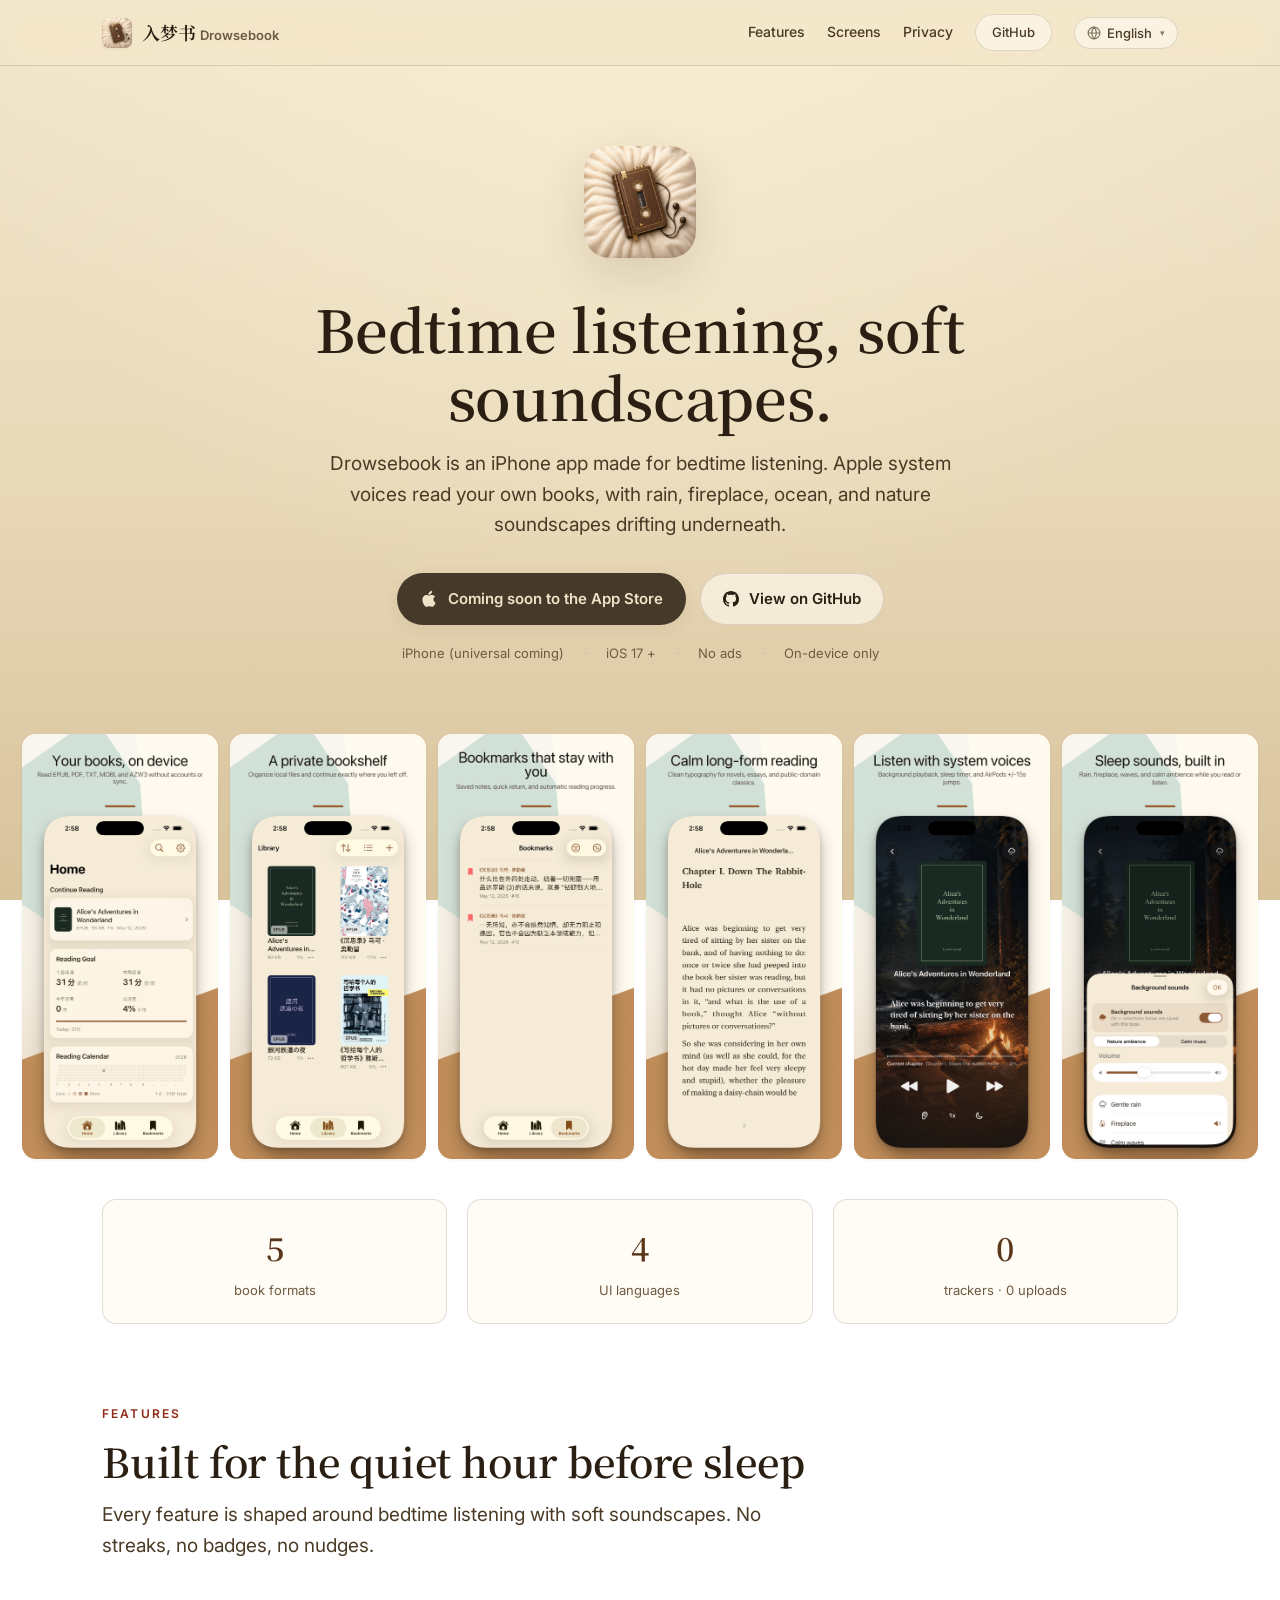
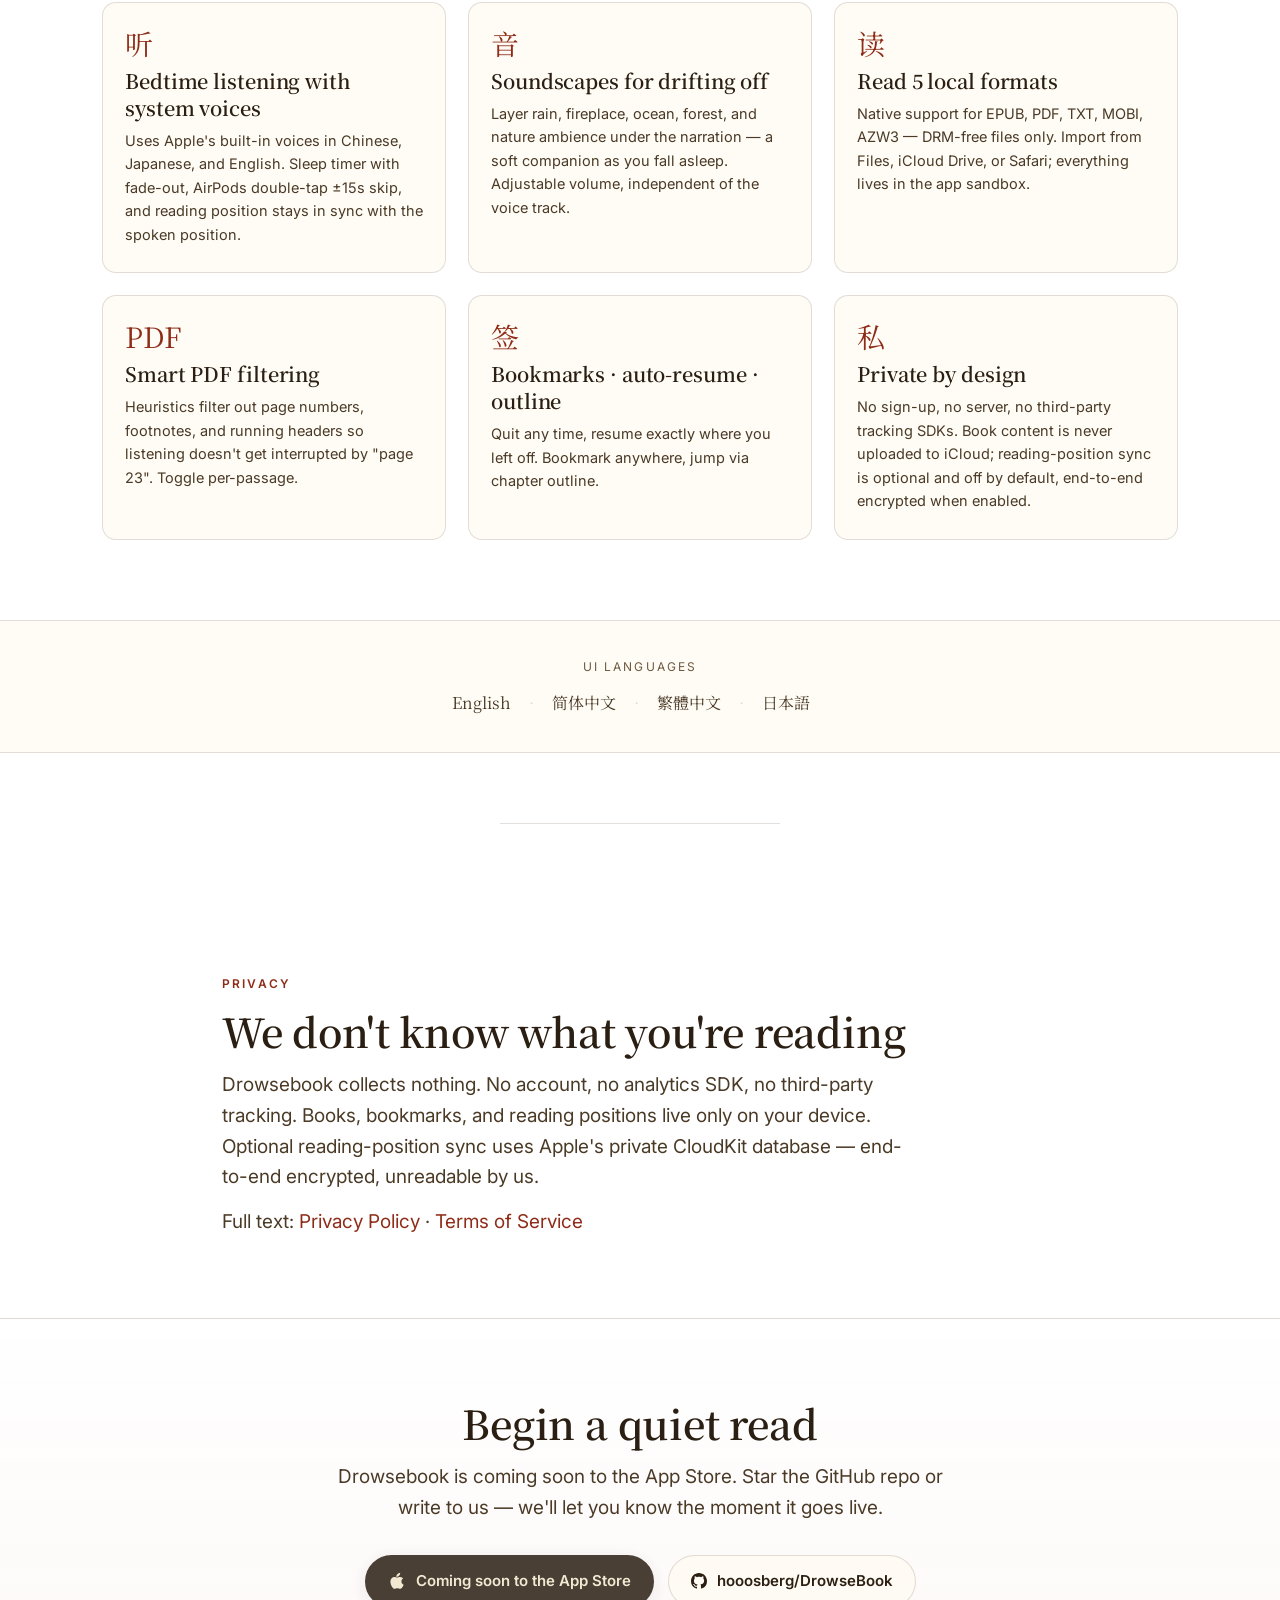
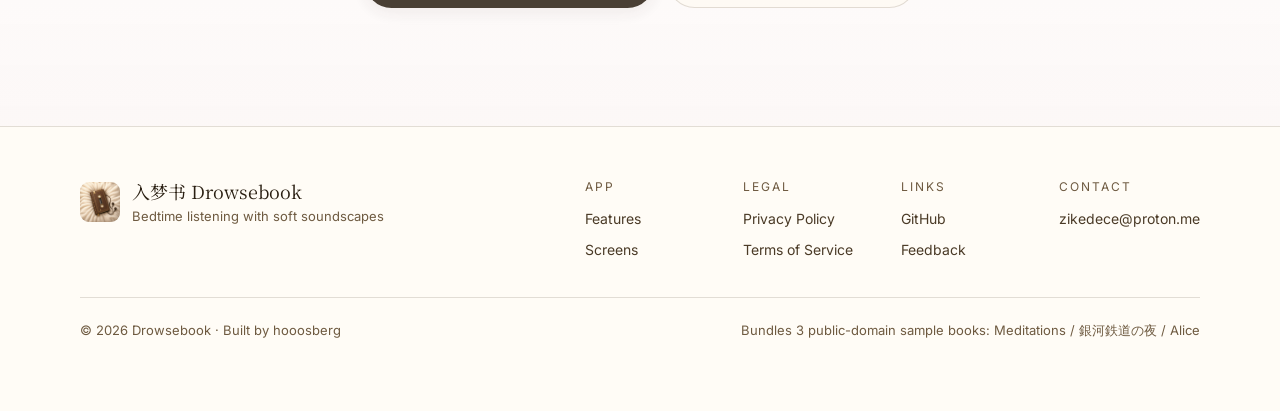
<file: index.html>
<!DOCTYPE html>
<html lang="en">
<head>
  <meta charset="UTF-8">
  <meta name="viewport" content="width=device-width, initial-scale=1.0">
  <title data-i18n="page.title">Drowsebook — Bedtime listening with soft soundscapes</title>
  <meta name="description" content="Drowsebook is an iPhone app for bedtime listening. Hear your own books (EPUB, PDF, TXT, MOBI, AZW3) read aloud by Apple system voices, layered with rain, fireplace, ocean, and nature soundscapes. Sleep timer, AirPods skip. Local-first, no account, no tracking.">
  <meta name="keywords" content="bedtime reading, sleep audiobook, ambient sounds, rain sounds, fireplace, ocean sounds, white noise, sleep timer, EPUB reader, PDF reader, MOBI, AZW3, text-to-speech, TTS, AirPods, local reader, offline reading, iOS reader app, Drowsebook, 入梦书, 入夢書, ドラウズブック">
  <meta name="author" content="Drowsebook">
  <meta name="theme-color" content="#F2E6CC">
  <link rel="canonical" href="https://hooosberg.github.io/DrowseBook/">
  <link rel="alternate" hreflang="x-default" href="https://hooosberg.github.io/DrowseBook/">
  <link rel="alternate" hreflang="zh-Hans" href="https://hooosberg.github.io/DrowseBook/#lang=zh-Hans">
  <link rel="alternate" hreflang="zh-Hant" href="https://hooosberg.github.io/DrowseBook/#lang=zh-Hant">
  <link rel="alternate" hreflang="en" href="https://hooosberg.github.io/DrowseBook/#lang=en">
  <link rel="alternate" hreflang="ja" href="https://hooosberg.github.io/DrowseBook/#lang=ja">
  <link rel="stylesheet" href="./styles.css">
  <link rel="icon" type="image/png" sizes="32x32" href="./icons/app-icon-32.png">
  <link rel="icon" type="image/png" sizes="192x192" href="./icons/app-icon-180.png">
  <link rel="apple-touch-icon" sizes="180x180" href="./icons/app-icon-180.png">

  <!-- Open Graph -->
  <meta property="og:title" content="Drowsebook (入梦书) — Bedtime listening with soft soundscapes">
  <meta property="og:description" content="An iPhone app for bedtime listening. Apple system voices read your own books, layered with rain, fireplace, ocean, and nature soundscapes. Sleep timer, AirPods skip. Local-first, no tracking. Coming soon.">
  <meta property="og:type" content="website">
  <meta property="og:url" content="https://hooosberg.github.io/DrowseBook/">
  <meta property="og:image" content="https://hooosberg.github.io/DrowseBook/icons/app-icon-rounded-512.png">
  <meta property="og:locale" content="en_US">
  <meta property="og:locale:alternate" content="zh_CN">
  <meta property="og:locale:alternate" content="zh_TW">
  <meta property="og:locale:alternate" content="ja_JP">
  <meta name="twitter:card" content="summary_large_image">
  <meta name="twitter:title" content="Drowsebook — Bedtime listening with soft soundscapes">
  <meta name="twitter:description" content="iPhone app for bedtime listening. Apple voices read your own EPUB / PDF / TXT / MOBI / AZW3, with rain · fire · ocean · nature ambience. Sleep timer, AirPods skip. Coming soon.">
  <meta name="twitter:image" content="https://hooosberg.github.io/DrowseBook/icons/app-icon-rounded-512.png">

  <script type="application/ld+json">
  {
    "@context": "https://schema.org",
    "@type": "MobileApplication",
    "name": "Drowsebook (入梦书)",
    "operatingSystem": "iOS 17.0+",
    "applicationCategory": "BookApplication",
    "applicationSubCategory": "Reader, Text-to-Speech",
    "description": "Read your own books (EPUB, PDF, TXT, MOBI, AZW3) on iPhone. Listen with Apple system voices, sleep timer, AirPods ±15s skip. Local-first, no account, no server, no tracking.",
    "url": "https://hooosberg.github.io/DrowseBook/",
    "image": "https://hooosberg.github.io/DrowseBook/icons/app-icon-1024.png",
    "inLanguage": ["zh-Hans","zh-Hant","en","ja"],
    "author": { "@type": "Person", "name": "hooosberg", "url": "https://github.com/hooosberg" }
  }
  </script>
</head>
<body>

<!-- ============================ Nav ============================ -->
<nav class="nav">
  <div class="nav-inner">
    <a href="#top" class="nav-brand">
      <img src="./icons/app-icon-64.png" alt="Drowsebook 入梦书 app icon">
      <span><span class="name-cn">入梦书</span><span class="name-en">Drowsebook</span></span>
    </a>
    <div class="nav-links">
      <a href="#features" data-i18n="nav.features">Features</a>
      <a href="#screens" data-i18n="nav.screenshots">Screens</a>
      <a href="#privacy-promise" data-i18n="nav.privacy">Privacy</a>
      <a href="https://github.com/hooosberg/DrowseBook" class="btn btn-outline" style="padding:7px 16px;font-size:13px" data-i18n="nav.github">GitHub</a>
      <div class="lang-dropdown" data-lang-switcher></div>
    </div>
  </div>
</nav>

<!-- ============================ Hero ============================ -->
<section class="hero" id="top">
  <img src="./icons/app-icon-180.png" alt="Drowsebook app icon" class="hero-icon">
  <h1>
    <span data-i18n="hero.title.l1">Bedtime listening, soft soundscapes.</span>
  </h1>
  <p class="lede" data-i18n="hero.lede">Drowsebook is an iPhone app made for bedtime listening. Apple system voices read your own books, with rain, fireplace, ocean, and nature soundscapes drifting underneath.</p>

  <div class="cta-row">
    <span class="btn btn-primary" aria-disabled="true" style="opacity:0.85;cursor:default">
      <svg width="18" height="18" viewBox="0 0 384 512" fill="currentColor"><path d="M318.7 268.7c-.2-36.7 16.4-64.4 50-84.8-18.8-26.9-47.2-41.7-84.7-44.6-35.5-2.8-74.3 20.7-88.5 20.7-15 0-49.4-19.7-76.4-19.7C63.3 141.2 4 184.8 4 273.5q0 39.3 14.4 81.2c12.8 36.7 59 126.7 107.2 125.2 25.2-.6 43-17.9 75.8-17.9 31.8 0 48.3 17.9 76.4 17.9 48.6-.7 90.4-82.5 102.6-119.3-65.2-30.7-61.7-90-61.7-91.9zM254.6 100.4C285.3 64 282.5 30.9 281.6 19c-27.6 1.6-59.5 18.8-77.7 39.9-20 22.6-31.7 50.6-29.2 81.9 29.8 2.3 56.9-13 79.9-40.4z"/></svg>
      <span data-i18n="hero.cta.coming">Coming soon to the App Store</span>
    </span>
    <a href="https://github.com/hooosberg/DrowseBook" class="btn btn-outline">
      <svg width="16" height="16" viewBox="0 0 16 16" fill="currentColor"><path d="M8 0c4.42 0 8 3.58 8 8a8.013 8.013 0 0 1-5.45 7.59c-.4.08-.55-.17-.55-.38 0-.27.01-1.13.01-2.2 0-.75-.25-1.23-.54-1.48 1.78-.2 3.65-.88 3.65-3.95 0-.88-.31-1.59-.82-2.15.08-.2.36-1.02-.08-2.12 0 0-.67-.22-2.2.82-.64-.18-1.32-.27-2-.27-.68 0-1.36.09-2 .27-1.53-1.03-2.2-.82-2.2-.82-.44 1.1-.16 1.92-.08 2.12-.51.56-.82 1.28-.82 2.15 0 3.06 1.86 3.75 3.64 3.95-.23.2-.44.55-.51 1.07-.46.21-1.61.55-2.33-.66-.15-.24-.6-.83-1.23-.82-.67.01-.27.38.01.53.34.19.73.9.82 1.13.16.45.68 1.31 2.69.94 0 .67.01 1.3.01 1.49 0 .21-.15.45-.55.38A7.995 7.995 0 0 1 0 8c0-4.42 3.58-8 8-8Z"/></svg>
      <span data-i18n="hero.cta.github">View on GitHub</span>
    </a>
  </div>

  <div class="hero-meta">
    <span data-i18n="hero.meta.iphone">iPhone (universal coming)</span>
    <span data-i18n="hero.meta.ios">iOS 17 +</span>
    <span data-i18n="hero.meta.noads">No ads</span>
    <span data-i18n="hero.meta.local">On-device only</span>
  </div>
</section>

<!-- ============================ Hero poster row ============================ -->
<!-- Per-locale posters live under ./posters/<lang>/<slide>.png and are
     swapped in by i18n.js → swapHeroPosters(). The initial src points at the
     English set so the page never shows broken images before JS boots. -->
<section class="hero-posters" id="screens" aria-label="App screens">
  <div class="hero-poster">
    <img data-poster-img="01-home" src="./posters/en/01-home.png" alt="Your local bookshelf — home tab" loading="eager">
  </div>
  <div class="hero-poster">
    <img data-poster-img="02-bookshelf" src="./posters/en/02-bookshelf.png" alt="Five formats, all local, no DRM" loading="lazy">
  </div>
  <div class="hero-poster">
    <img data-poster-img="03-bookmarks" src="./posters/en/03-bookmarks.png" alt="Bookmarks and auto-resume" loading="lazy">
  </div>
  <div class="hero-poster">
    <img data-poster-img="04-reader" src="./posters/en/04-reader.png" alt="A calm reading view with themes" loading="lazy">
  </div>
  <div class="hero-poster">
    <img data-poster-img="05-listening" src="./posters/en/05-listening.png" alt="Tape-deck style listening with Apple voices" loading="lazy">
  </div>
  <div class="hero-poster">
    <img data-poster-img="06-soundscape" src="./posters/en/06-soundscape.png" alt="Sleep soundscapes" loading="lazy">
  </div>
</section>

<!-- ============================ Stats ============================ -->
<div class="stat-row">
  <div class="stat"><span class="num">5</span><span class="label" data-i18n="stat.formats">book formats</span></div>
  <div class="stat"><span class="num">4</span><span class="label" data-i18n="stat.langs">UI languages</span></div>
  <div class="stat"><span class="num">0</span><span class="label" data-i18n="stat.tracking">trackers · 0 uploads</span></div>
</div>

<!-- ============================ Features ============================ -->
<section class="section" id="features">
  <p class="eyebrow" data-i18n="feat.eyebrow">Features</p>
  <h2 data-i18n="feat.title">Built for one quiet read at a time</h2>
  <p class="lede" data-i18n="feat.lede">Every feature is shaped around "your books, listened to or read by you". No streaks, no badges, no nudges.</p>

  <div class="features">
    <div class="feature">
      <div class="feature-glyph">听</div>
      <h3 data-i18n="feat.1.title">Bedtime listening with system voices</h3>
      <p data-i18n="feat.1.body">Listen with Apple's built-in voices. Sleep timer with fade-out, AirPods double-tap ±15s skip, reading-position stays in sync.</p>
    </div>
    <div class="feature">
      <div class="feature-glyph">音</div>
      <h3 data-i18n="feat.2.title">Soundscapes for drifting off</h3>
      <p data-i18n="feat.2.body">Layer rain, fireplace, ocean, forest, and nature ambience under the narration — a soft companion as you fall asleep.</p>
    </div>
    <div class="feature">
      <div class="feature-glyph">读</div>
      <h3 data-i18n="feat.3.title">Read 5 local formats</h3>
      <p data-i18n="feat.3.body">Native support for EPUB, PDF, TXT, MOBI, AZW3 — DRM-free files only. Imports from Files, iCloud Drive, or Safari.</p>
    </div>
    <div class="feature">
      <div class="feature-glyph">PDF</div>
      <h3 data-i18n="feat.4.title">Smart PDF filtering</h3>
      <p data-i18n="feat.4.body">Heuristics filter out page numbers, footnotes, and running headers so listening doesn't get interrupted.</p>
    </div>
    <div class="feature">
      <div class="feature-glyph">签</div>
      <h3 data-i18n="feat.5.title">Bookmarks · auto-resume · outline</h3>
      <p data-i18n="feat.5.body">Quit any time, resume exactly where you left off. Bookmark anywhere, jump via chapter outline.</p>
    </div>
    <div class="feature">
      <div class="feature-glyph">私</div>
      <h3 data-i18n="feat.6.title">Private by design</h3>
      <p data-i18n="feat.6.body">No sign-up, no server, no third-party tracking SDKs.</p>
    </div>
  </div>
</section>

<!-- ============================ Languages strip ============================ -->
<div class="lang-strip">
  <p class="lang-strip-label" data-i18n="lang.label">UI languages</p>
  <div class="lang-list">
    <span>English</span><span>简体中文</span><span>繁體中文</span><span>日本語</span>
  </div>
</div>

<div class="divider"></div>

<!-- ============================ Privacy promise ============================ -->
<section class="section section-narrow" id="privacy-promise">
  <p class="eyebrow" data-i18n="priv.eyebrow">Privacy</p>
  <h2 data-i18n="priv.title">We don't know what you're reading</h2>
  <p class="lede" data-i18n="priv.body">Drowsebook collects nothing. No account, no analytics SDK, no third-party tracking. Books, bookmarks, and reading positions live only on your device.</p>
  <p class="lede" style="margin-top:14px">
    <span data-i18n="priv.links">Full text:</span>
    <a href="./privacy.html" data-i18n="priv.link.privacy">Privacy Policy</a> ·
    <a href="./terms.html" data-i18n="priv.link.terms">Terms of Service</a>
  </p>
</section>

<!-- ============================ Final CTA ============================ -->
<section class="cta-section" id="download">
  <h2 data-i18n="cta.title">Begin a quiet read</h2>
  <p class="lede" style="margin:14px auto 28px" data-i18n="cta.body">Drowsebook is coming soon to the App Store. Star the GitHub repo or drop us a note to be the first to know.</p>
  <div class="cta-row">
    <span class="btn btn-primary" aria-disabled="true" style="opacity:0.85;cursor:default">
      <svg width="18" height="18" viewBox="0 0 384 512" fill="currentColor"><path d="M318.7 268.7c-.2-36.7 16.4-64.4 50-84.8-18.8-26.9-47.2-41.7-84.7-44.6-35.5-2.8-74.3 20.7-88.5 20.7-15 0-49.4-19.7-76.4-19.7C63.3 141.2 4 184.8 4 273.5q0 39.3 14.4 81.2c12.8 36.7 59 126.7 107.2 125.2 25.2-.6 43-17.9 75.8-17.9 31.8 0 48.3 17.9 76.4 17.9 48.6-.7 90.4-82.5 102.6-119.3-65.2-30.7-61.7-90-61.7-91.9zM254.6 100.4C285.3 64 282.5 30.9 281.6 19c-27.6 1.6-59.5 18.8-77.7 39.9-20 22.6-31.7 50.6-29.2 81.9 29.8 2.3 56.9-13 79.9-40.4z"/></svg>
      <span data-i18n="hero.cta.coming">Coming soon to the App Store</span>
    </span>
    <a href="https://github.com/hooosberg/DrowseBook" class="btn btn-outline">
      <svg width="16" height="16" viewBox="0 0 16 16" fill="currentColor"><path d="M8 0c4.42 0 8 3.58 8 8a8.013 8.013 0 0 1-5.45 7.59c-.4.08-.55-.17-.55-.38 0-.27.01-1.13.01-2.2 0-.75-.25-1.23-.54-1.48 1.78-.2 3.65-.88 3.65-3.95 0-.88-.31-1.59-.82-2.15.08-.2.36-1.02-.08-2.12 0 0-.67-.22-2.2.82-.64-.18-1.32-.27-2-.27-.68 0-1.36.09-2 .27-1.53-1.03-2.2-.82-2.2-.82-.44 1.1-.16 1.92-.08 2.12-.51.56-.82 1.28-.82 2.15 0 3.06 1.86 3.75 3.64 3.95-.23.2-.44.55-.51 1.07-.46.21-1.61.55-2.33-.66-.15-.24-.6-.83-1.23-.82-.67.01-.27.38.01.53.34.19.73.9.82 1.13.16.45.68 1.31 2.69.94 0 .67.01 1.3.01 1.49 0 .21-.15.45-.55.38A7.995 7.995 0 0 1 0 8c0-4.42 3.58-8 8-8Z"/></svg>
      hooosberg/DrowseBook
    </a>
  </div>
</section>

<!-- ============================ Footer ============================ -->
<footer>
  <div class="foot-inner">
    <div class="foot-brand">
      <img src="./icons/app-icon-96.png" alt="Drowsebook">
      <div>
        <div>入梦书 Drowsebook</div>
        <div style="font-size:13px;color:var(--muted);font-family:var(--sans);font-weight:400" data-i18n="foot.tagline">Bedtime listening with soft soundscapes</div>
      </div>
    </div>
    <div class="foot-links">
      <div class="foot-col">
        <span class="foot-col-title" data-i18n="foot.app">App</span>
        <a href="#features" data-i18n="feat.eyebrow">Features</a>
        <a href="#screens" data-i18n="nav.screenshots">Screens</a>
      </div>
      <div class="foot-col">
        <span class="foot-col-title" data-i18n="foot.legal">Legal</span>
        <a href="./privacy.html" data-i18n="priv.link.privacy">Privacy Policy</a>
        <a href="./terms.html" data-i18n="priv.link.terms">Terms of Service</a>
      </div>
      <div class="foot-col">
        <span class="foot-col-title" data-i18n="foot.links">Links</span>
        <a href="https://github.com/hooosberg/DrowseBook" data-i18n="foot.repo">GitHub</a>
        <a href="https://github.com/hooosberg/DrowseBook/issues" data-i18n="foot.feedback">Feedback</a>
      </div>
      <div class="foot-col">
        <span class="foot-col-title" data-i18n="foot.contact">Contact</span>
        <a href="mailto:zikedece@proton.me">zikedece@proton.me</a>
      </div>
    </div>
  </div>
  <div class="foot-bottom">
    <span data-i18n="foot.copyright">© 2026 Drowsebook · Built by hooosberg</span>
    <span data-i18n="foot.fontnote">Bundles 3 public-domain sample books: Meditations / 銀河鉄道の夜 / Alice</span>
  </div>
</footer>

<script src="./i18n.js"></script>
</body>
</html>
</file>
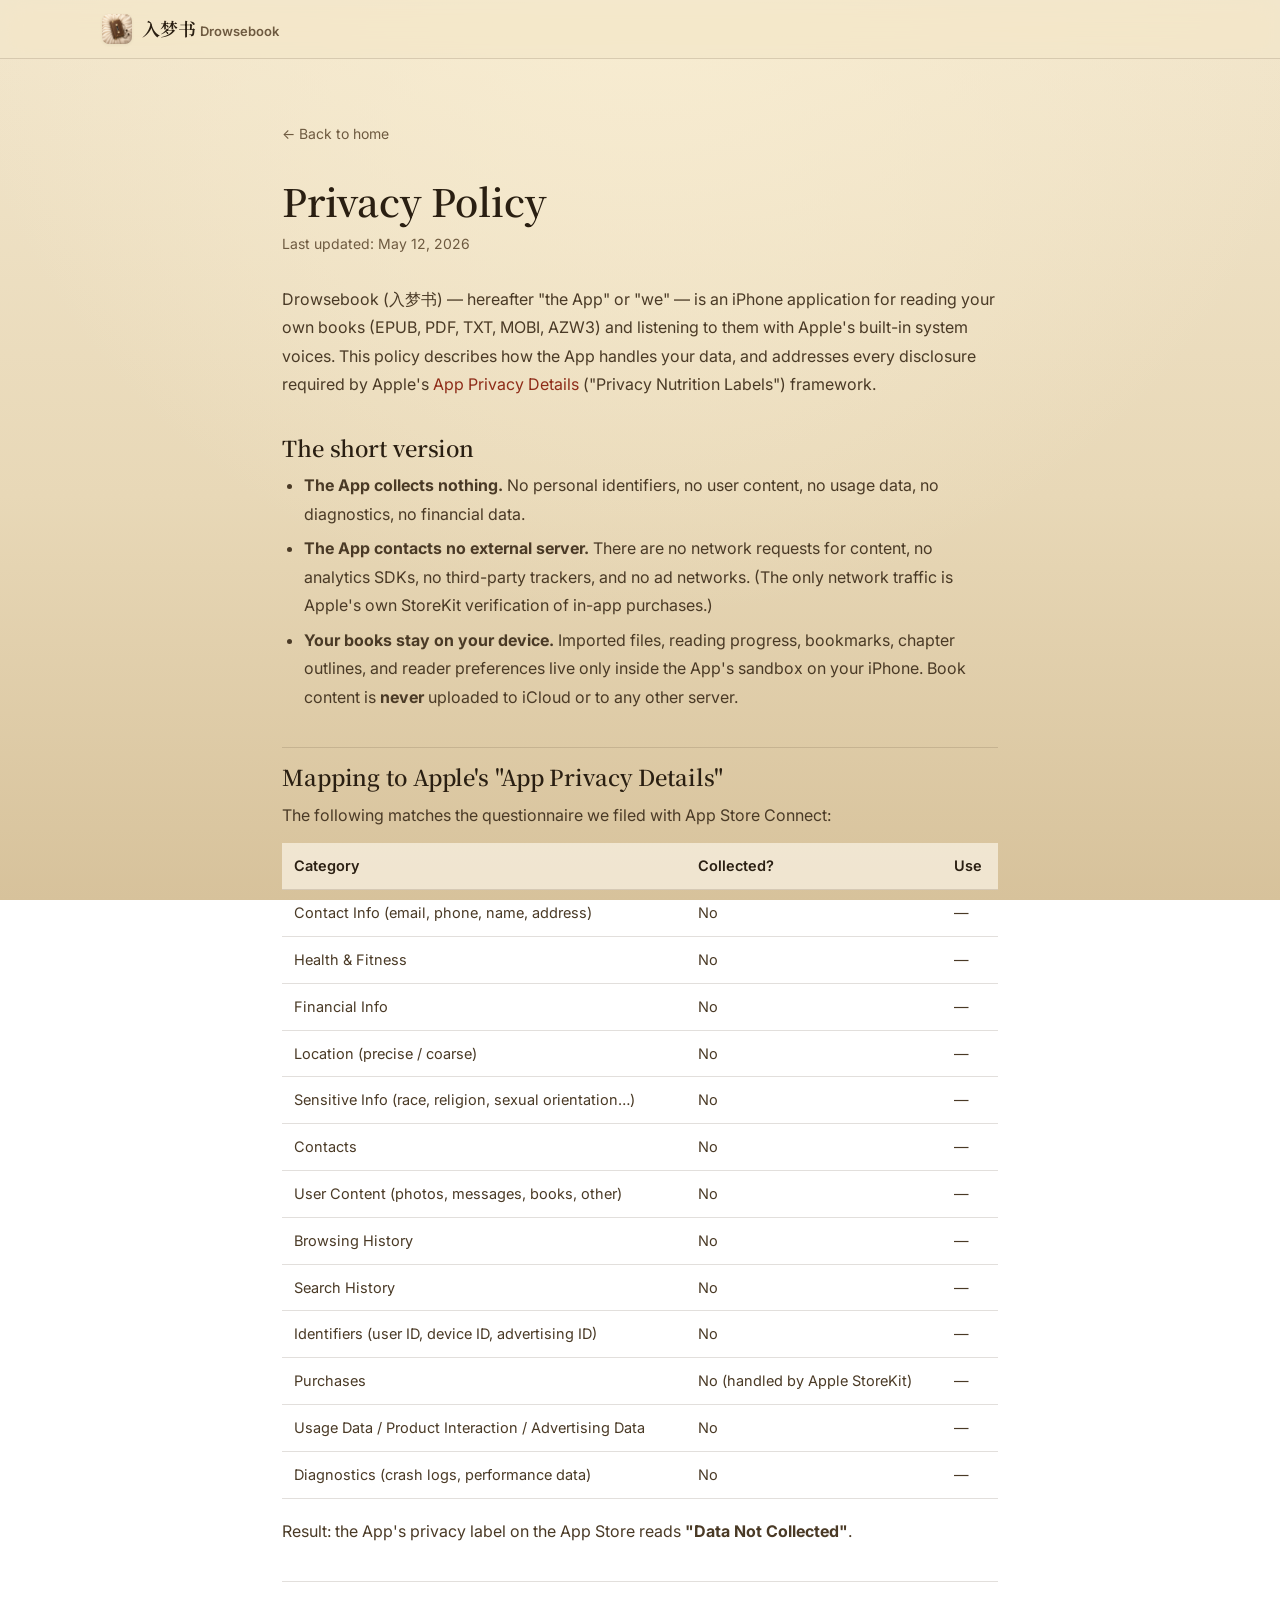
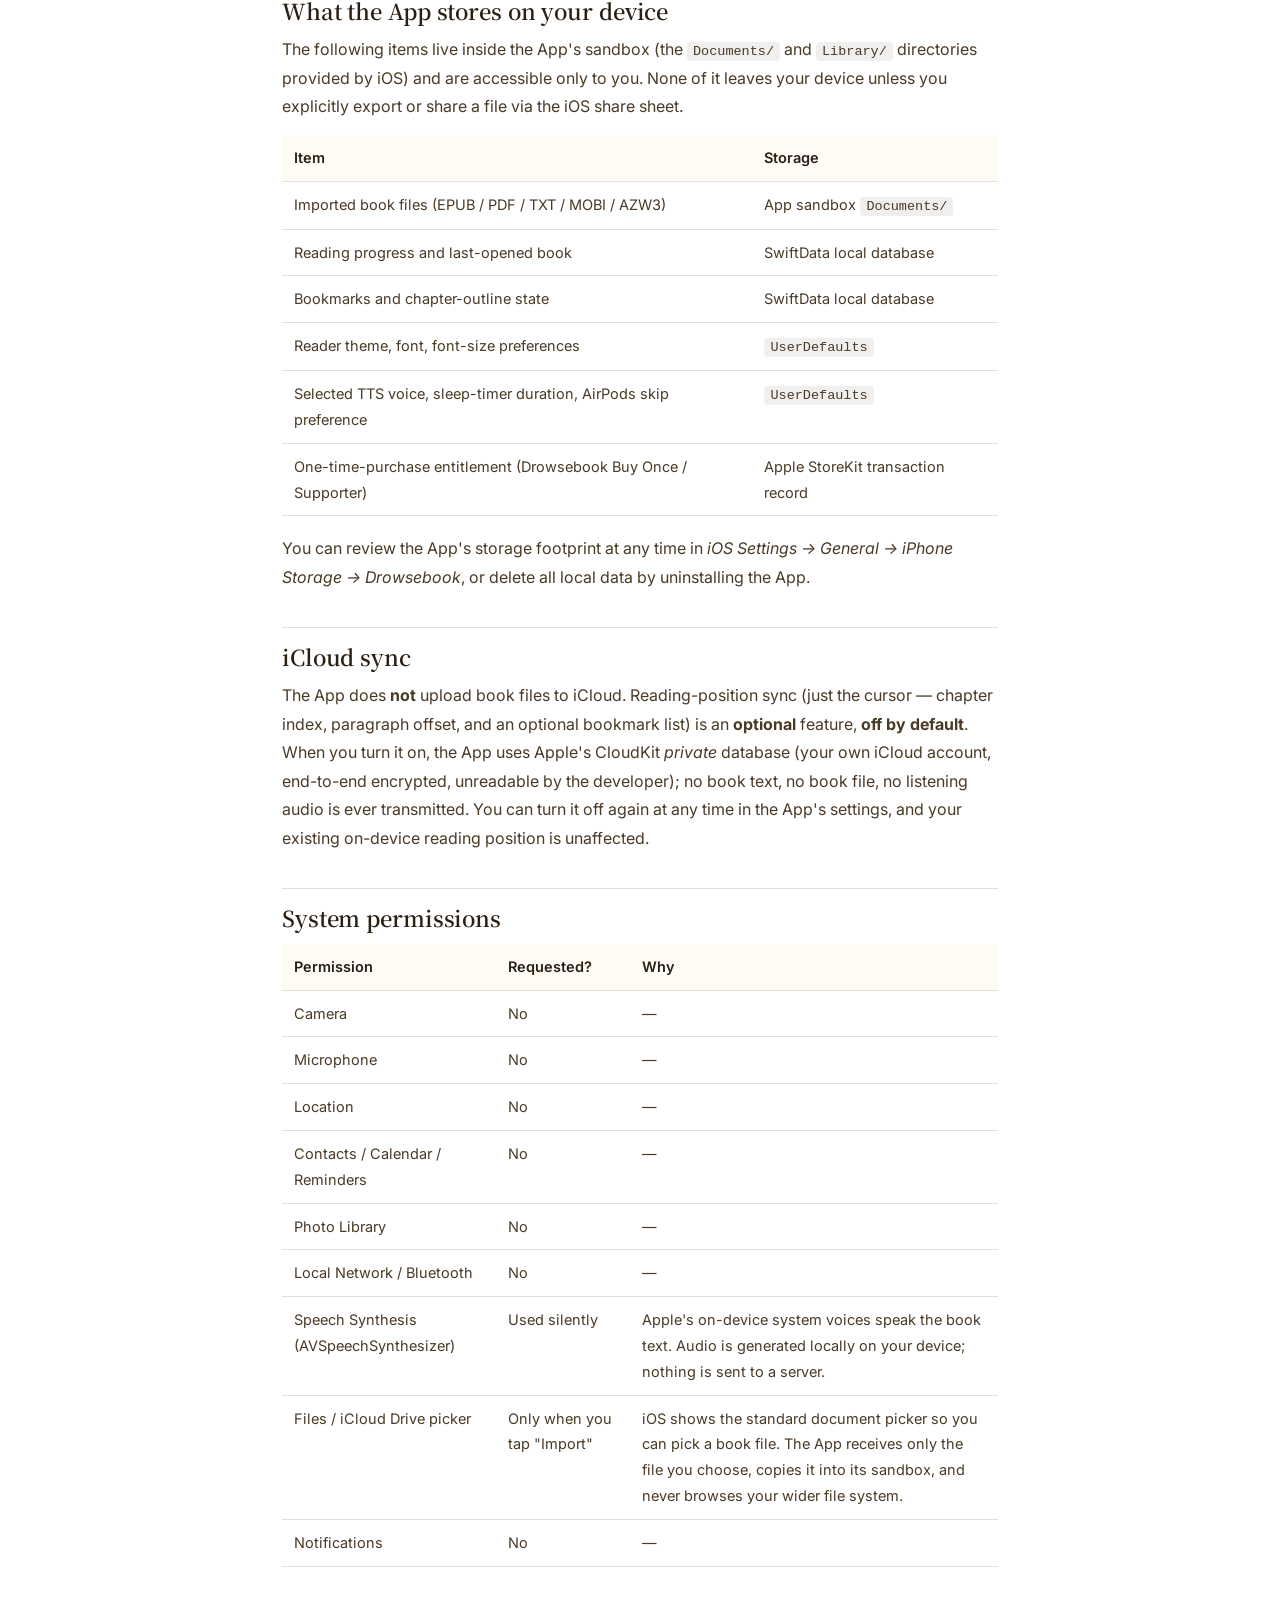
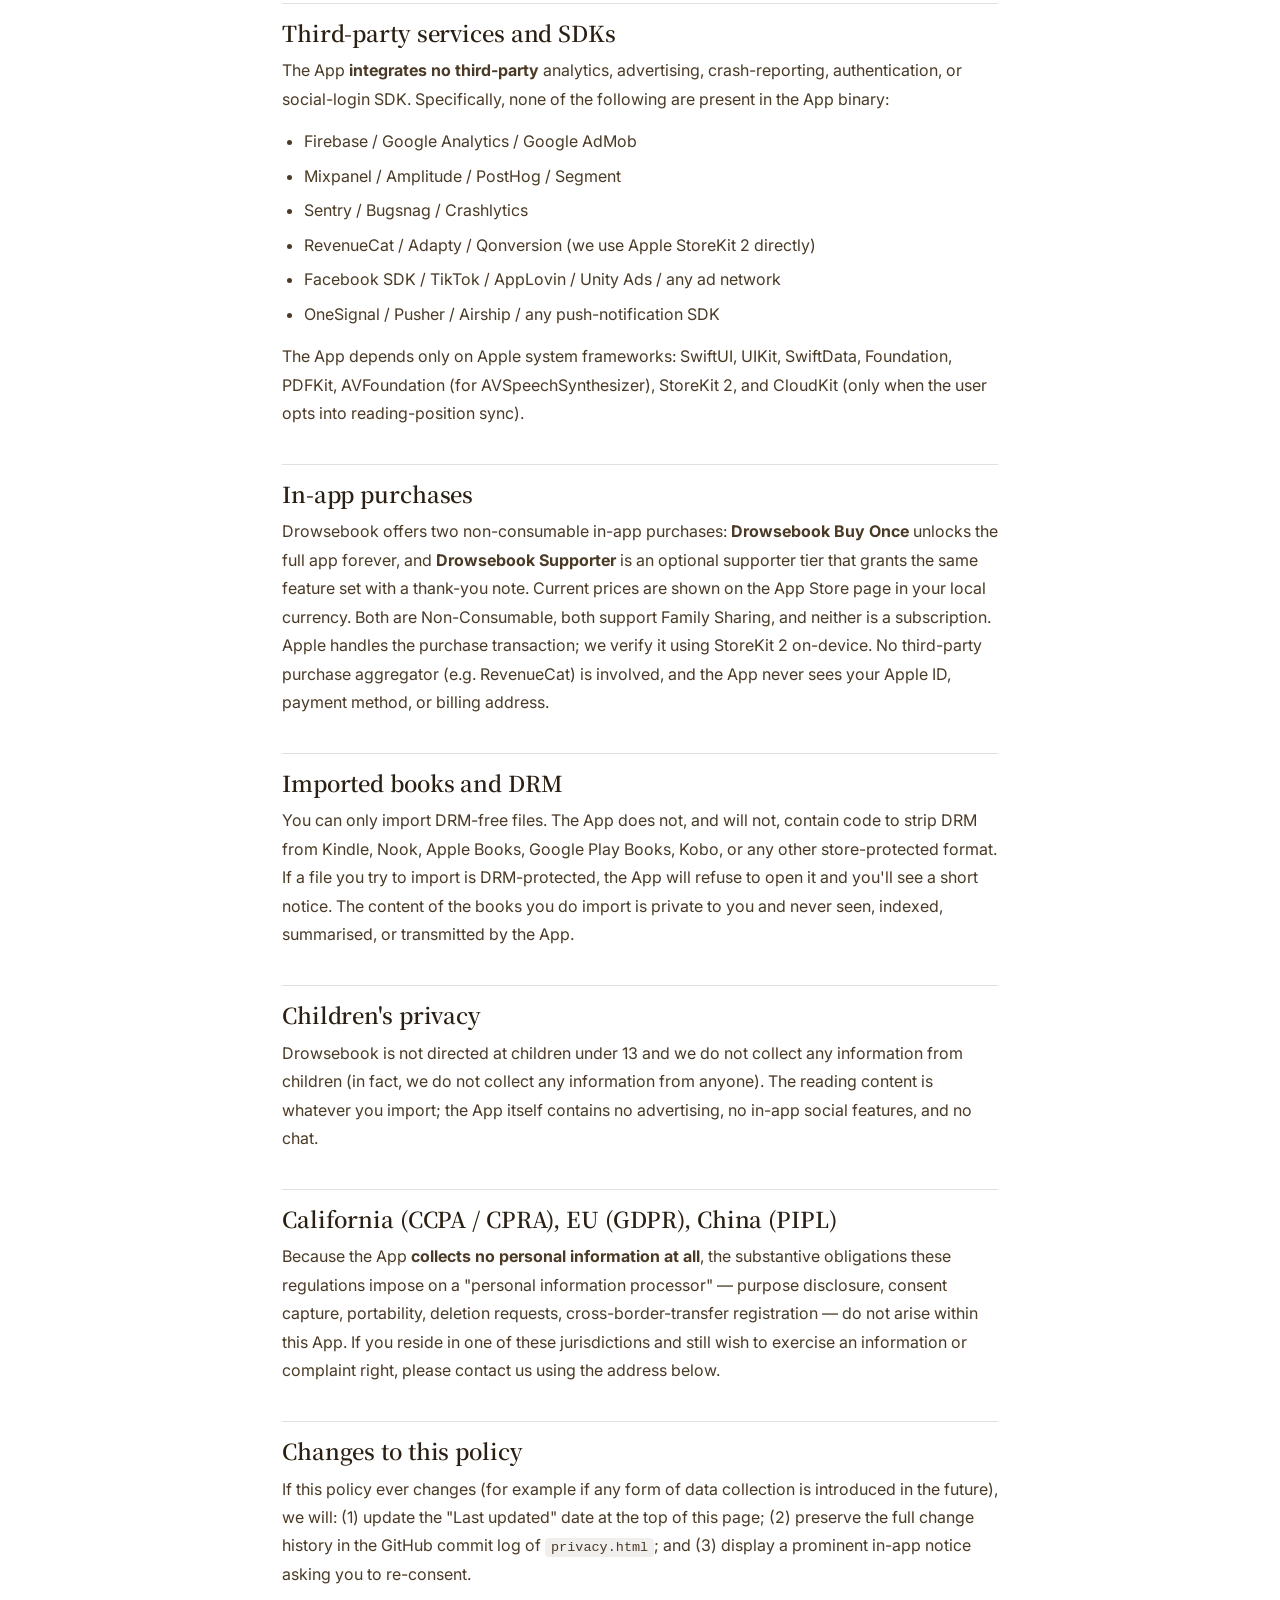
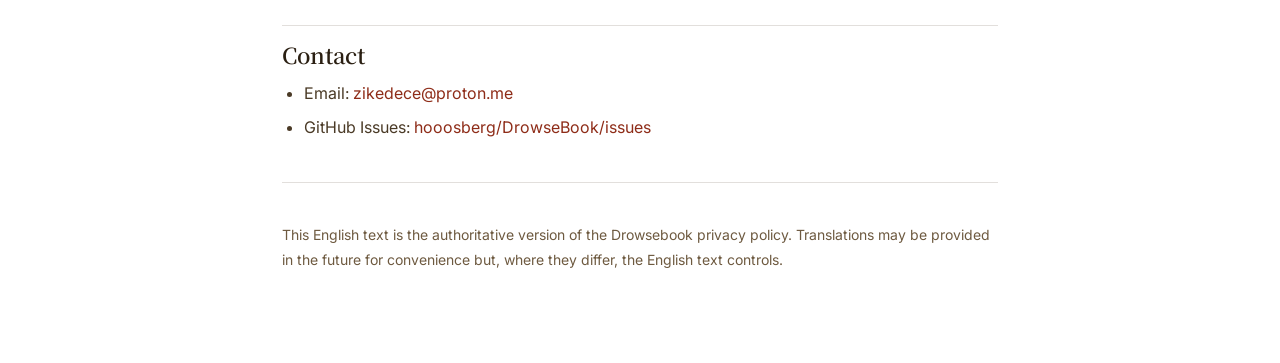
<file: privacy.html>
<!DOCTYPE html>
<html lang="en">
<head>
  <meta charset="UTF-8">
  <meta name="viewport" content="width=device-width, initial-scale=1.0">
  <title>Privacy Policy — Drowsebook (入梦书)</title>
  <meta name="description" content="Drowsebook (入梦书) iOS app privacy policy. The app collects no personal data, contacts no external server by default, and stores everything on-device.">
  <link rel="stylesheet" href="./styles.css">
  <link rel="icon" type="image/png" sizes="32x32" href="./icons/app-icon-32.png">
  <link rel="apple-touch-icon" sizes="180x180" href="./icons/app-icon-180.png">
</head>
<body>

<nav class="nav">
  <div class="nav-inner">
    <a href="./" class="nav-brand">
      <img src="./icons/app-icon-64.png" alt="Drowsebook">
      <span><span class="name-cn">入梦书</span><span class="name-en">Drowsebook</span></span>
    </a>
  </div>
</nav>

<div class="legal-page">
  <a href="./" class="back-link">← Back to home</a>
  <h1>Privacy Policy</h1>
  <p class="updated">Last updated: May 12, 2026</p>

  <p>Drowsebook (入梦书) — hereafter "the App" or "we" — is an iPhone
  application for reading your own books (EPUB, PDF, TXT, MOBI, AZW3) and
  listening to them with Apple's built-in system voices. This policy
  describes how the App handles your data, and addresses every disclosure
  required by Apple's <a href="https://developer.apple.com/app-store/app-privacy-details/">App
  Privacy Details</a> ("Privacy Nutrition Labels") framework.</p>

  <h2>The short version</h2>
  <ul>
    <li><strong>The App collects nothing.</strong> No personal identifiers,
        no user content, no usage data, no diagnostics, no financial data.</li>
    <li><strong>The App contacts no external server.</strong> There are no
        network requests for content, no analytics SDKs, no third-party
        trackers, and no ad networks. (The only network traffic is Apple's
        own StoreKit verification of in-app purchases.)</li>
    <li><strong>Your books stay on your device.</strong> Imported files,
        reading progress, bookmarks, chapter outlines, and reader
        preferences live only inside the App's sandbox on your iPhone.
        Book content is <strong>never</strong> uploaded to iCloud or to any
        other server.</li>
  </ul>

  <h2>Mapping to Apple's "App Privacy Details"</h2>
  <p>The following matches the questionnaire we filed with App Store
  Connect:</p>
  <table>
    <tr><th>Category</th><th>Collected?</th><th>Use</th></tr>
    <tr><td>Contact Info (email, phone, name, address)</td><td>No</td><td>—</td></tr>
    <tr><td>Health &amp; Fitness</td><td>No</td><td>—</td></tr>
    <tr><td>Financial Info</td><td>No</td><td>—</td></tr>
    <tr><td>Location (precise / coarse)</td><td>No</td><td>—</td></tr>
    <tr><td>Sensitive Info (race, religion, sexual orientation…)</td><td>No</td><td>—</td></tr>
    <tr><td>Contacts</td><td>No</td><td>—</td></tr>
    <tr><td>User Content (photos, messages, books, other)</td><td>No</td><td>—</td></tr>
    <tr><td>Browsing History</td><td>No</td><td>—</td></tr>
    <tr><td>Search History</td><td>No</td><td>—</td></tr>
    <tr><td>Identifiers (user ID, device ID, advertising ID)</td><td>No</td><td>—</td></tr>
    <tr><td>Purchases</td><td>No (handled by Apple StoreKit)</td><td>—</td></tr>
    <tr><td>Usage Data / Product Interaction / Advertising Data</td><td>No</td><td>—</td></tr>
    <tr><td>Diagnostics (crash logs, performance data)</td><td>No</td><td>—</td></tr>
  </table>
  <p>Result: the App's privacy label on the App Store reads
  <strong>"Data Not Collected"</strong>.</p>

  <h2>What the App stores on your device</h2>
  <p>The following items live inside the App's sandbox (the
  <code>Documents/</code> and <code>Library/</code> directories provided by
  iOS) and are accessible only to you. None of it leaves your device
  unless you explicitly export or share a file via the iOS share sheet.</p>
  <table>
    <tr><th>Item</th><th>Storage</th></tr>
    <tr><td>Imported book files (EPUB / PDF / TXT / MOBI / AZW3)</td><td>App sandbox <code>Documents/</code></td></tr>
    <tr><td>Reading progress and last-opened book</td><td>SwiftData local database</td></tr>
    <tr><td>Bookmarks and chapter-outline state</td><td>SwiftData local database</td></tr>
    <tr><td>Reader theme, font, font-size preferences</td><td><code>UserDefaults</code></td></tr>
    <tr><td>Selected TTS voice, sleep-timer duration, AirPods skip preference</td><td><code>UserDefaults</code></td></tr>
    <tr><td>One-time-purchase entitlement (Drowsebook Buy Once / Supporter)</td><td>Apple StoreKit transaction record</td></tr>
  </table>
  <p>You can review the App's storage footprint at any time in
  <em>iOS Settings → General → iPhone Storage → Drowsebook</em>, or delete
  all local data by uninstalling the App.</p>

  <h2>iCloud sync</h2>
  <p>The App does <strong>not</strong> upload book files to iCloud.
  Reading-position sync (just the cursor — chapter index, paragraph
  offset, and an optional bookmark list) is an <strong>optional</strong>
  feature, <strong>off by default</strong>. When you turn it on, the App
  uses Apple's CloudKit <em>private</em> database (your own iCloud
  account, end-to-end encrypted, unreadable by the developer); no book
  text, no book file, no listening audio is ever transmitted. You can turn
  it off again at any time in the App's settings, and your existing
  on-device reading position is unaffected.</p>

  <h2>System permissions</h2>
  <table>
    <tr><th>Permission</th><th>Requested?</th><th>Why</th></tr>
    <tr><td>Camera</td><td>No</td><td>—</td></tr>
    <tr><td>Microphone</td><td>No</td><td>—</td></tr>
    <tr><td>Location</td><td>No</td><td>—</td></tr>
    <tr><td>Contacts / Calendar / Reminders</td><td>No</td><td>—</td></tr>
    <tr><td>Photo Library</td><td>No</td><td>—</td></tr>
    <tr><td>Local Network / Bluetooth</td><td>No</td><td>—</td></tr>
    <tr><td>Speech Synthesis (AVSpeechSynthesizer)</td><td>Used silently</td>
        <td>Apple's on-device system voices speak the book text. Audio is
            generated locally on your device; nothing is sent to a server.</td></tr>
    <tr><td>Files / iCloud Drive picker</td><td>Only when you tap "Import"</td>
        <td>iOS shows the standard document picker so you can pick a book
            file. The App receives only the file you choose, copies it into
            its sandbox, and never browses your wider file system.</td></tr>
    <tr><td>Notifications</td><td>No</td><td>—</td></tr>
  </table>

  <h2>Third-party services and SDKs</h2>
  <p>The App <strong>integrates no third-party</strong> analytics,
  advertising, crash-reporting, authentication, or social-login SDK.
  Specifically, none of the following are present in the App binary:</p>
  <ul>
    <li>Firebase / Google Analytics / Google AdMob</li>
    <li>Mixpanel / Amplitude / PostHog / Segment</li>
    <li>Sentry / Bugsnag / Crashlytics</li>
    <li>RevenueCat / Adapty / Qonversion (we use Apple StoreKit 2 directly)</li>
    <li>Facebook SDK / TikTok / AppLovin / Unity Ads / any ad network</li>
    <li>OneSignal / Pusher / Airship / any push-notification SDK</li>
  </ul>
  <p>The App depends only on Apple system frameworks: SwiftUI, UIKit,
  SwiftData, Foundation, PDFKit, AVFoundation (for AVSpeechSynthesizer),
  StoreKit 2, and CloudKit (only when the user opts into reading-position
  sync).</p>

  <h2>In-app purchases</h2>
  <p>Drowsebook offers two non-consumable in-app purchases:
  <strong>Drowsebook Buy Once</strong> unlocks the full app forever, and
  <strong>Drowsebook Supporter</strong> is an optional supporter tier that
  grants the same feature set with a thank-you note. Current prices are
  shown on the App Store page in your local currency. Both are
  Non-Consumable, both support Family Sharing, and neither is a
  subscription. Apple handles the purchase transaction; we verify it
  using StoreKit 2 on-device. No third-party purchase aggregator (e.g.
  RevenueCat) is involved, and the App never sees your Apple ID, payment
  method, or billing address.</p>

  <h2>Imported books and DRM</h2>
  <p>You can only import DRM-free files. The App does not, and will not,
  contain code to strip DRM from Kindle, Nook, Apple Books, Google Play
  Books, Kobo, or any other store-protected format. If a file you try to
  import is DRM-protected, the App will refuse to open it and you'll see a
  short notice. The content of the books you do import is private to you
  and never seen, indexed, summarised, or transmitted by the App.</p>

  <h2>Children's privacy</h2>
  <p>Drowsebook is not directed at children under 13 and we do not collect
  any information from children (in fact, we do not collect any information
  from anyone). The reading content is whatever you import; the App itself
  contains no advertising, no in-app social features, and no chat.</p>

  <h2>California (CCPA / CPRA), EU (GDPR), China (PIPL)</h2>
  <p>Because the App <strong>collects no personal information at all</strong>,
  the substantive obligations these regulations impose on a "personal
  information processor" — purpose disclosure, consent capture,
  portability, deletion requests, cross-border-transfer registration — do
  not arise within this App. If you reside in one of these jurisdictions
  and still wish to exercise an information or complaint right, please
  contact us using the address below.</p>

  <h2>Changes to this policy</h2>
  <p>If this policy ever changes (for example if any form of data collection
  is introduced in the future), we will: (1) update the "Last updated"
  date at the top of this page; (2) preserve the full change history in
  the GitHub commit log of <code>privacy.html</code>; and (3) display a
  prominent in-app notice asking you to re-consent.</p>

  <h2>Contact</h2>
  <ul>
    <li>Email: <a href="mailto:zikedece@proton.me">zikedece@proton.me</a></li>
    <li>GitHub Issues: <a href="https://github.com/hooosberg/DrowseBook/issues">hooosberg/DrowseBook/issues</a></li>
  </ul>

  <hr style="margin:40px 0;border:none;border-top:1px solid var(--line)">
  <p style="font-size:14px;color:var(--muted)">This English text is the
  authoritative version of the Drowsebook privacy policy. Translations may
  be provided in the future for convenience but, where they differ, the
  English text controls.</p>
</div>

</body>
</html>
</file>
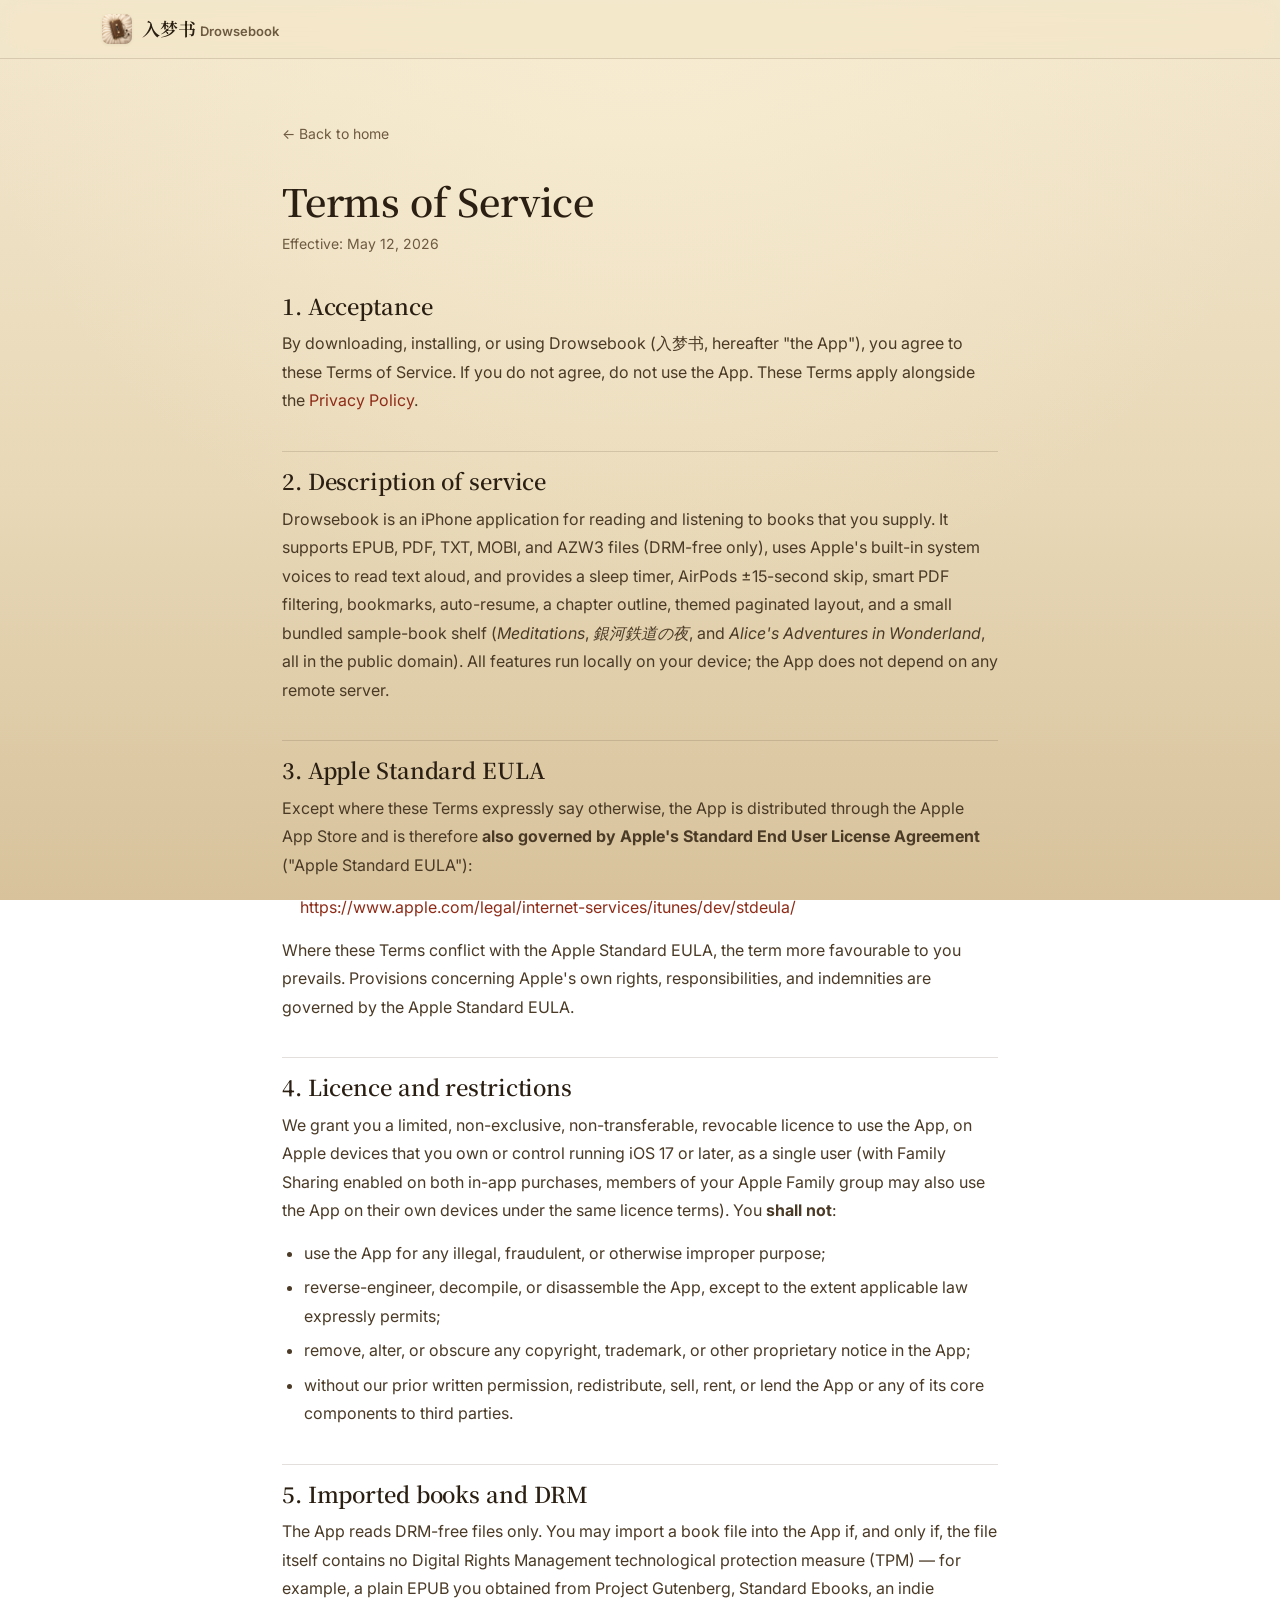
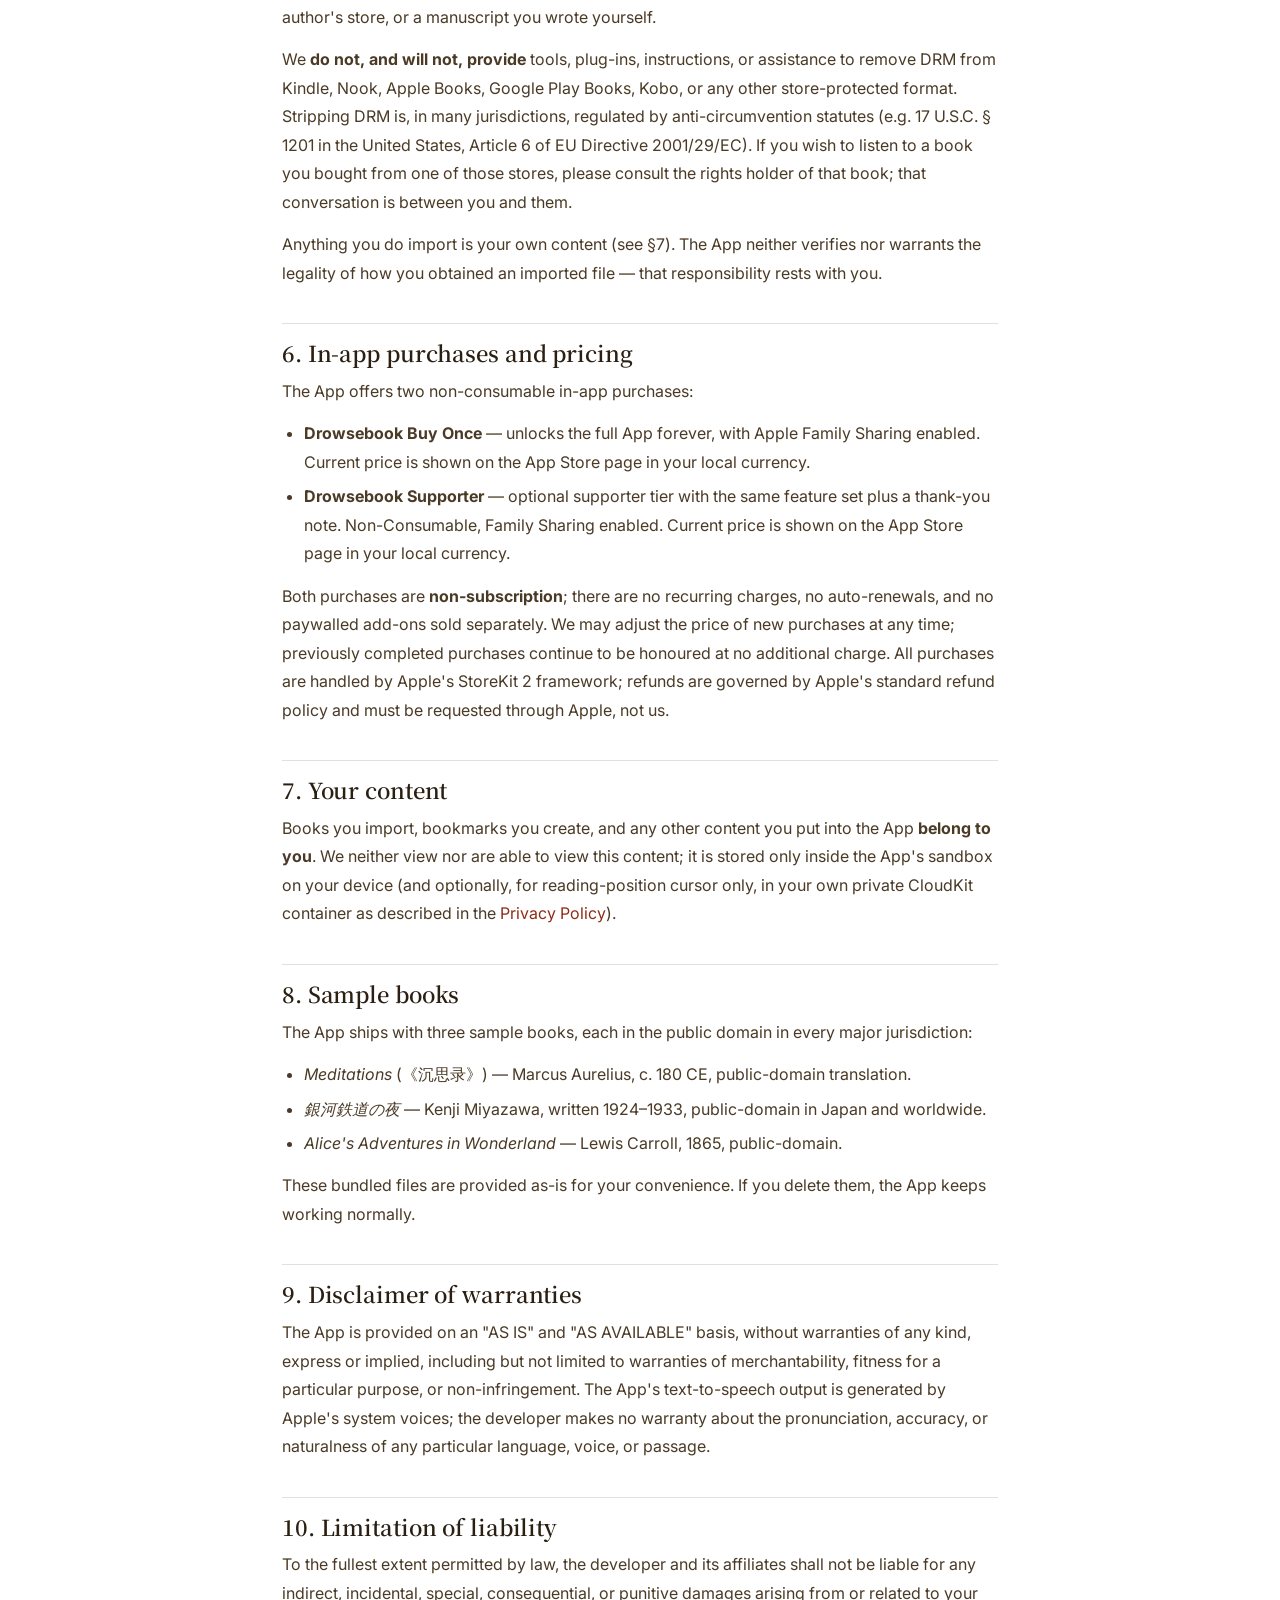
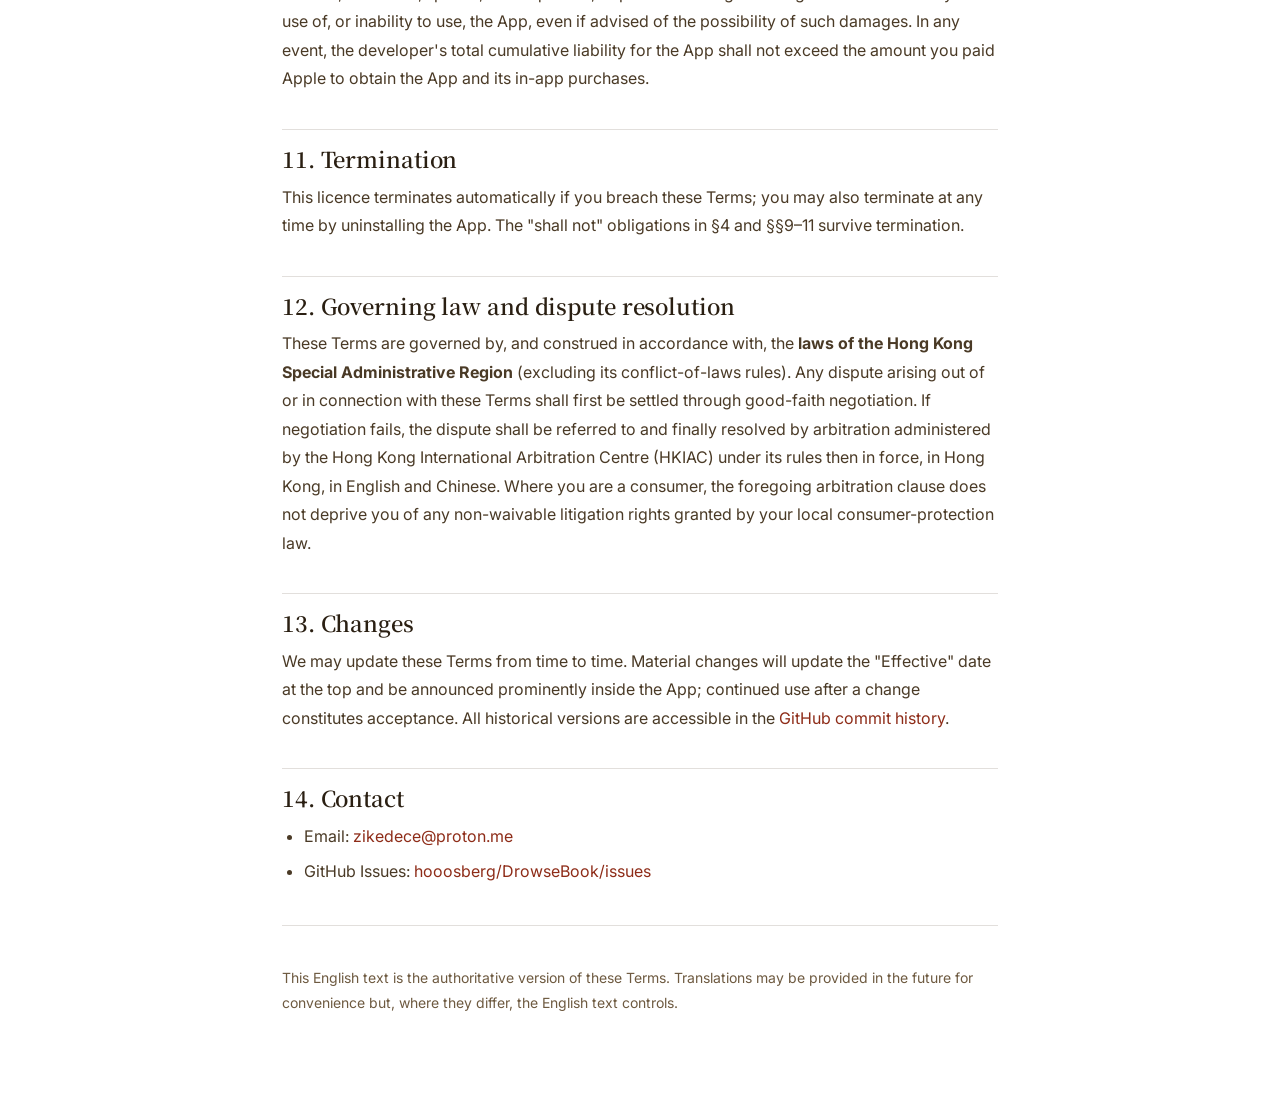
<file: terms.html>
<!DOCTYPE html>
<html lang="en">
<head>
  <meta charset="UTF-8">
  <meta name="viewport" content="width=device-width, initial-scale=1.0">
  <title>Terms of Service — Drowsebook (入梦书)</title>
  <meta name="description" content="Drowsebook (入梦书) iOS app terms of service. One-time purchase, on-device, no analytics; ships under Apple's Standard EULA with the additions described here.">
  <link rel="stylesheet" href="./styles.css">
  <link rel="icon" type="image/png" sizes="32x32" href="./icons/app-icon-32.png">
  <link rel="apple-touch-icon" sizes="180x180" href="./icons/app-icon-180.png">
</head>
<body>

<nav class="nav">
  <div class="nav-inner">
    <a href="./" class="nav-brand">
      <img src="./icons/app-icon-64.png" alt="Drowsebook">
      <span><span class="name-cn">入梦书</span><span class="name-en">Drowsebook</span></span>
    </a>
  </div>
</nav>

<div class="legal-page">
  <a href="./" class="back-link">← Back to home</a>
  <h1>Terms of Service</h1>
  <p class="updated">Effective: May 12, 2026</p>

  <h2>1. Acceptance</h2>
  <p>By downloading, installing, or using Drowsebook (入梦书, hereafter
  "the App"), you agree to these Terms of Service. If you do not agree,
  do not use the App. These Terms apply alongside the
  <a href="./privacy.html">Privacy Policy</a>.</p>

  <h2>2. Description of service</h2>
  <p>Drowsebook is an iPhone application for reading and listening to
  books that you supply. It supports EPUB, PDF, TXT, MOBI, and AZW3 files
  (DRM-free only), uses Apple's built-in system voices to read text aloud,
  and provides a sleep timer, AirPods ±15-second skip, smart PDF
  filtering, bookmarks, auto-resume, a chapter outline, themed
  paginated layout, and a small bundled sample-book shelf
  (<em>Meditations</em>, <em>銀河鉄道の夜</em>, and
  <em>Alice's Adventures in Wonderland</em>, all in the public domain).
  All features run locally on your device; the App does not depend on any
  remote server.</p>

  <h2>3. Apple Standard EULA</h2>
  <p>Except where these Terms expressly say otherwise, the App is
  distributed through the Apple App Store and is therefore
  <strong>also governed by Apple's Standard End User License
  Agreement</strong> ("Apple Standard EULA"):</p>
  <p style="margin-left:18px"><a href="https://www.apple.com/legal/internet-services/itunes/dev/stdeula/">https://www.apple.com/legal/internet-services/itunes/dev/stdeula/</a></p>
  <p>Where these Terms conflict with the Apple Standard EULA, the term
  more favourable to you prevails. Provisions concerning Apple's own
  rights, responsibilities, and indemnities are governed by the Apple
  Standard EULA.</p>

  <h2>4. Licence and restrictions</h2>
  <p>We grant you a limited, non-exclusive, non-transferable, revocable
  licence to use the App, on Apple devices that you own or control running
  iOS 17 or later, as a single user (with Family Sharing enabled on both
  in-app purchases, members of your Apple Family group may also use the
  App on their own devices under the same licence terms). You
  <strong>shall not</strong>:</p>
  <ul>
    <li>use the App for any illegal, fraudulent, or otherwise improper
        purpose;</li>
    <li>reverse-engineer, decompile, or disassemble the App, except to the
        extent applicable law expressly permits;</li>
    <li>remove, alter, or obscure any copyright, trademark, or other
        proprietary notice in the App;</li>
    <li>without our prior written permission, redistribute, sell, rent, or
        lend the App or any of its core components to third parties.</li>
  </ul>

  <h2>5. Imported books and DRM</h2>
  <p>The App reads DRM-free files only. You may import a book file into the
  App if, and only if, the file itself contains no Digital Rights Management
  technological protection measure (TPM) — for example, a plain EPUB you
  obtained from Project Gutenberg, Standard Ebooks, an indie author's
  store, or a manuscript you wrote yourself.</p>
  <p>We <strong>do not, and will not, provide</strong> tools, plug-ins,
  instructions, or assistance to remove DRM from Kindle, Nook, Apple Books,
  Google Play Books, Kobo, or any other store-protected format. Stripping
  DRM is, in many jurisdictions, regulated by anti-circumvention statutes
  (e.g. 17 U.S.C. § 1201 in the United States, Article 6 of EU Directive
  2001/29/EC). If you wish to listen to a book you bought from one of those
  stores, please consult the rights holder of that book; that conversation
  is between you and them.</p>
  <p>Anything you do import is your own content (see §7). The App neither
  verifies nor warrants the legality of how you obtained an imported file
  — that responsibility rests with you.</p>

  <h2>6. In-app purchases and pricing</h2>
  <p>The App offers two non-consumable in-app purchases:</p>
  <ul>
    <li><strong>Drowsebook Buy Once</strong> — unlocks the full App
        forever, with Apple Family Sharing enabled. Current price is shown
        on the App Store page in your local currency.</li>
    <li><strong>Drowsebook Supporter</strong> — optional supporter tier
        with the same feature set plus a thank-you note. Non-Consumable,
        Family Sharing enabled. Current price is shown on the App Store
        page in your local currency.</li>
  </ul>
  <p>Both purchases are <strong>non-subscription</strong>; there are no
  recurring charges, no auto-renewals, and no paywalled add-ons sold
  separately. We may adjust the price of new purchases at any time;
  previously completed purchases continue to be honoured at no additional
  charge. All purchases are handled by Apple's StoreKit 2 framework;
  refunds are governed by Apple's standard refund policy and must be
  requested through Apple, not us.</p>

  <h2>7. Your content</h2>
  <p>Books you import, bookmarks you create, and any other content you put
  into the App <strong>belong to you</strong>. We neither view nor are
  able to view this content; it is stored only inside the App's sandbox on
  your device (and optionally, for reading-position cursor only, in your
  own private CloudKit container as described in the
  <a href="./privacy.html">Privacy Policy</a>).</p>

  <h2>8. Sample books</h2>
  <p>The App ships with three sample books, each in the public domain in
  every major jurisdiction:</p>
  <ul>
    <li><em>Meditations</em> (《沉思录》) — Marcus Aurelius, c. 180 CE,
        public-domain translation.</li>
    <li><em>銀河鉄道の夜</em> — Kenji Miyazawa, written 1924–1933,
        public-domain in Japan and worldwide.</li>
    <li><em>Alice's Adventures in Wonderland</em> — Lewis Carroll, 1865,
        public-domain.</li>
  </ul>
  <p>These bundled files are provided as-is for your convenience. If you
  delete them, the App keeps working normally.</p>

  <h2>9. Disclaimer of warranties</h2>
  <p>The App is provided on an "AS IS" and "AS AVAILABLE" basis, without
  warranties of any kind, express or implied, including but not limited
  to warranties of merchantability, fitness for a particular purpose, or
  non-infringement. The App's text-to-speech output is generated by
  Apple's system voices; the developer makes no warranty about the
  pronunciation, accuracy, or naturalness of any particular language,
  voice, or passage.</p>

  <h2>10. Limitation of liability</h2>
  <p>To the fullest extent permitted by law, the developer and its
  affiliates shall not be liable for any indirect, incidental, special,
  consequential, or punitive damages arising from or related to your use
  of, or inability to use, the App, even if advised of the possibility
  of such damages. In any event, the developer's total cumulative
  liability for the App shall not exceed the amount you paid Apple to
  obtain the App and its in-app purchases.</p>

  <h2>11. Termination</h2>
  <p>This licence terminates automatically if you breach these Terms; you
  may also terminate at any time by uninstalling the App. The "shall
  not" obligations in §4 and §§9–11 survive termination.</p>

  <h2>12. Governing law and dispute resolution</h2>
  <p>These Terms are governed by, and construed in accordance with, the
  <strong>laws of the Hong Kong Special Administrative Region</strong>
  (excluding its conflict-of-laws rules). Any dispute arising out of or
  in connection with these Terms shall first be settled through good-faith
  negotiation. If negotiation fails, the dispute shall be referred to and
  finally resolved by arbitration administered by the Hong Kong
  International Arbitration Centre (HKIAC) under its rules then in force,
  in Hong Kong, in English and Chinese. Where you are a consumer, the
  foregoing arbitration clause does not deprive you of any non-waivable
  litigation rights granted by your local consumer-protection law.</p>

  <h2>13. Changes</h2>
  <p>We may update these Terms from time to time. Material changes will
  update the "Effective" date at the top and be announced prominently
  inside the App; continued use after a change constitutes acceptance.
  All historical versions are accessible in the
  <a href="https://github.com/hooosberg/DrowseBook/commits/main/terms.html">GitHub
  commit history</a>.</p>

  <h2>14. Contact</h2>
  <ul>
    <li>Email: <a href="mailto:zikedece@proton.me">zikedece@proton.me</a></li>
    <li>GitHub Issues: <a href="https://github.com/hooosberg/DrowseBook/issues">hooosberg/DrowseBook/issues</a></li>
  </ul>

  <hr style="margin:40px 0;border:none;border-top:1px solid var(--line)">
  <p style="font-size:14px;color:var(--muted)">This English text is the
  authoritative version of these Terms. Translations may be provided in
  the future for convenience but, where they differ, the English text
  controls.</p>
</div>

</body>
</html>
</file>
<file: styles.css>
/* Rushi (如是) — landing styles
   A warm, paper-and-ink palette inspired by the in-app theme: cream paper,
   sandalwood, vermillion accent, slate ink. Mobile-first, no JS framework. */

@import url('https://fonts.googleapis.com/css2?family=Noto+Serif+SC:wght@400;500;600;700&family=Inter:wght@400;500;600;700;800&display=swap');

*, *::before, *::after { margin: 0; padding: 0; box-sizing: border-box; }

:root {
  --paper:     #F2E6CC;
  --paper-2:   #E8D8B7;
  --paper-3:   #D7C29B;
  --ink:       #2A1F12;
  --ink-2:     #4A3A26;
  --muted:     #6E5A40;
  --line:      rgba(74, 58, 38, 0.16);
  --wood:      #5A371B;
  --wood-deep: #2A1408;
  --wood-light:#8C5A36;
  --vermilion: #B84A2E;
  --vermilion-dark: #8E2C18;
  --jade:      #4F7A60;
  --gold:      #B98A3C;
  --surface:   rgba(255, 250, 240, 0.62);
  --surface-2: rgba(255, 250, 240, 0.92);
  --shadow-sm: 0 1px 3px rgba(74, 58, 38, 0.08);
  --shadow-md: 0 4px 18px rgba(74, 58, 38, 0.10);
  --shadow-lg: 0 18px 48px rgba(74, 58, 38, 0.14);
  --radius:    14px;
  --radius-lg: 22px;
  --max-w:     1120px;
  --serif: 'Noto Serif SC', 'Songti SC', 'Songti TC', serif;
  --sans:  'Inter', -apple-system, BlinkMacSystemFont, 'Segoe UI', sans-serif;
}

html { scroll-behavior: smooth; }

body {
  font-family: var(--sans);
  color: var(--ink);
  background:
    radial-gradient(circle at 50% -10%, #F8EDD2 0%, transparent 60%),
    linear-gradient(180deg, var(--paper) 0%, var(--paper-2) 55%, var(--paper-3) 100%);
  background-attachment: fixed;
  min-height: 100vh;
  line-height: 1.62;
  -webkit-font-smoothing: antialiased;
  text-rendering: optimizeLegibility;
}

a { color: var(--vermilion-dark); text-decoration: none; }
a:hover { color: var(--vermilion); text-decoration: underline; text-underline-offset: 2px; }

/* ------------ Nav ------------ */
.nav {
  position: sticky; top: 0; z-index: 50;
  backdrop-filter: saturate(140%) blur(14px);
  -webkit-backdrop-filter: saturate(140%) blur(14px);
  background: rgba(242, 230, 204, 0.72);
  border-bottom: 1px solid var(--line);
}
.nav-inner {
  max-width: var(--max-w); margin: 0 auto;
  padding: 14px 22px;
  display: flex; align-items: center; gap: 18px;
}
.nav-brand { display: flex; align-items: center; gap: 10px; font-weight: 600; color: var(--ink); }
.nav-brand img { width: 30px; height: 30px; border-radius: 7px; box-shadow: var(--shadow-sm); }
.nav-brand .name-cn { font-family: var(--serif); font-size: 18px; }
.nav-brand .name-en { font-size: 13px; color: var(--muted); margin-left: 4px; }
.nav-links { margin-left: auto; display: flex; gap: 22px; align-items: center; }
.nav-links a { color: var(--ink-2); font-size: 14px; font-weight: 500; }
.nav-links a:hover { color: var(--vermilion-dark); text-decoration: none; }
@media (max-width: 720px) {
  .nav-links a:not(.btn) { display: none; }
}

/* ------------ Layout ------------ */
.section {
  max-width: var(--max-w); margin: 0 auto;
  padding: 80px 22px;
}
.section-narrow { max-width: 880px; }

.eyebrow {
  font-size: 12px; letter-spacing: 0.18em; text-transform: uppercase;
  color: var(--vermilion-dark); font-weight: 600;
  margin-bottom: 14px;
}

h1, h2, h3 {
  font-family: var(--serif); color: var(--ink); letter-spacing: -0.005em;
  font-weight: 600;
}
h1 { font-size: clamp(36px, 6vw, 58px); line-height: 1.18; }
h2 { font-size: clamp(28px, 4vw, 40px); line-height: 1.22; margin-bottom: 14px; }
h3 { font-size: 20px; line-height: 1.35; }
.lede { font-size: clamp(16px, 1.6vw, 19px); color: var(--ink-2); max-width: 640px; }

/* ------------ Hero ------------ */
.hero {
  text-align: center;
  padding: 80px 22px 40px;
  max-width: 880px; margin: 0 auto;
}
.hero-icon {
  width: 112px; height: 112px;
  border-radius: 26px;
  box-shadow: var(--shadow-lg);
  margin-bottom: 28px;
}
.hero h1 {
  margin: 0 auto 18px;
  max-width: 780px;
}
.hero h1 .glyph {
  font-family: var(--serif);
  background: linear-gradient(135deg, var(--vermilion) 0%, var(--wood) 100%);
  -webkit-background-clip: text;
  background-clip: text;
  color: transparent;
}
.hero p.lede { margin: 0 auto 14px; }
.hero p.subtitle { color: var(--muted); margin-top: 6px; font-family: var(--serif); font-size: 17px; }

.cta-row {
  display: flex; gap: 14px; justify-content: center; flex-wrap: wrap;
  margin: 32px 0 18px;
}
.btn {
  display: inline-flex; align-items: center; gap: 10px;
  padding: 13px 22px; border-radius: 999px;
  font-size: 15px; font-weight: 600;
  border: 1.5px solid transparent;
  transition: transform 0.15s ease, box-shadow 0.15s ease, background-color 0.15s ease;
  cursor: pointer; text-decoration: none;
}
.btn:hover { transform: translateY(-1px); text-decoration: none; }
.btn-primary {
  background: var(--ink); color: var(--paper);
  box-shadow: var(--shadow-md);
}
.btn-primary:hover { background: var(--wood-deep); color: var(--paper); box-shadow: var(--shadow-lg); }
.btn-outline {
  background: var(--surface);
  color: var(--ink);
  border-color: var(--line);
}
.btn-outline:hover { background: var(--surface-2); color: var(--ink); border-color: var(--ink); }
.btn svg { flex-shrink: 0; }

.hero-meta {
  display: flex; gap: 20px; justify-content: center; flex-wrap: wrap;
  font-size: 13px; color: var(--muted);
  margin-top: 8px;
}
.hero-meta span::before { content: "·"; margin-right: 18px; color: var(--line); }
.hero-meta span:first-child::before { content: ""; margin: 0; }

/* ------------ Language dropdown ------------ */
.lang-dropdown { position: relative; }
.lang-dropdown-trigger {
  display: inline-flex; align-items: center; gap: 6px;
  padding: 7px 12px;
  border-radius: 999px;
  background: var(--surface);
  border: 1px solid var(--line);
  color: var(--ink-2);
  font-size: 13px; font-weight: 500;
  cursor: pointer;
  transition: background-color 0.15s ease, border-color 0.15s ease;
  font-family: var(--sans);
}
.lang-dropdown-trigger:hover { background: var(--surface-2); border-color: var(--ink); color: var(--ink); }
.lang-dropdown-trigger svg { opacity: 0.7; }
.lang-dropdown-trigger .caret { font-size: 9px; opacity: 0.65; margin-left: 2px; }
.lang-dropdown-menu {
  position: absolute; top: calc(100% + 6px); right: 0;
  min-width: 168px;
  background: rgba(255, 250, 240, 0.97);
  backdrop-filter: blur(14px);
  -webkit-backdrop-filter: blur(14px);
  border: 1px solid var(--line);
  border-radius: 14px;
  box-shadow: var(--shadow-md);
  padding: 6px;
  display: none;
  z-index: 200;
}
.lang-dropdown-menu.open { display: block; }
.lang-dropdown-item {
  display: block;
  width: 100%;
  text-align: left;
  padding: 8px 14px;
  font-size: 13.5px;
  color: var(--ink-2);
  background: transparent;
  border: none; border-radius: 8px;
  cursor: pointer;
  font-family: var(--sans);
  transition: background-color 0.12s ease, color 0.12s ease;
}
.lang-dropdown-item:hover { background: rgba(74, 58, 38, 0.06); color: var(--ink); }
.lang-dropdown-item.active { color: var(--ink); font-weight: 600; background: rgba(184, 74, 46, 0.08); }
.lang-dropdown-item.active::before { content: "✓ "; color: var(--vermilion-dark); font-weight: 700; }

/* ------------ Hero poster row ------------ */
.hero-posters {
  max-width: 1320px;
  margin: 30px auto 0;
  padding: 0 22px;
  display: grid;
  grid-template-columns: repeat(6, 1fr);
  gap: 12px;
}
.hero-poster {
  border-radius: var(--radius);
  overflow: hidden;
  background: rgba(255, 250, 240, 0.45);
  box-shadow: var(--shadow-sm);
  transition: transform 0.25s ease, box-shadow 0.25s ease;
}
.hero-poster:hover {
  transform: translateY(-3px);
  box-shadow: var(--shadow-md);
}
.hero-poster img {
  width: 100%; height: auto; display: block;
}
@media (max-width: 900px) {
  .hero-posters { grid-template-columns: repeat(3, 1fr); }
}
@media (max-width: 580px) {
  .hero-posters {
    grid-template-columns: none;
    grid-auto-flow: column;
    grid-auto-columns: 65%;
    overflow-x: auto;
    scroll-snap-type: x mandatory;
    padding: 0 16px;
    gap: 12px;
  }
  .hero-posters > .hero-poster { scroll-snap-align: center; }
}

/* ------------ Stats / facts ------------ */
.stat-row {
  display: grid;
  grid-template-columns: repeat(auto-fit, minmax(160px, 1fr));
  gap: 20px;
  max-width: var(--max-w); margin: 40px auto 0;
  padding: 0 22px;
}
.stat {
  text-align: center;
  padding: 22px 16px;
  background: var(--surface);
  border: 1px solid var(--line);
  border-radius: var(--radius);
}
.stat .num { font-family: var(--serif); font-size: 32px; font-weight: 600; color: var(--wood); display: block; }
.stat .label { font-size: 13px; color: var(--muted); margin-top: 6px; display: block; }

/* ------------ Features ------------ */
.features {
  display: grid;
  grid-template-columns: repeat(auto-fit, minmax(260px, 1fr));
  gap: 22px;
  margin-top: 40px;
}
.feature {
  background: var(--surface);
  border: 1px solid var(--line);
  border-radius: var(--radius);
  padding: 26px 22px;
  transition: transform 0.2s ease, box-shadow 0.2s ease;
}
.feature:hover { transform: translateY(-2px); box-shadow: var(--shadow-md); }
.feature-glyph {
  font-family: var(--serif);
  font-size: 28px; color: var(--vermilion-dark);
  display: inline-block; margin-bottom: 10px;
  line-height: 1;
}
.feature h3 { margin-bottom: 8px; }
.feature p { color: var(--ink-2); font-size: 14.5px; }

/* ------------ Screenshots strip ------------ */
.shots {
  display: grid;
  grid-template-columns: repeat(auto-fit, minmax(190px, 1fr));
  gap: 18px;
  margin-top: 36px;
}
.shot {
  border-radius: var(--radius);
  overflow: hidden;
  background: var(--surface);
  box-shadow: var(--shadow-sm);
  border: 1px solid var(--line);
}
.shot img { width: 100%; height: auto; display: block; }
.shot-caption { padding: 12px 14px; font-size: 13px; color: var(--ink-2); font-weight: 500; }

/* ------------ Languages strip ------------ */
.lang-strip {
  text-align: center;
  background: var(--surface);
  border-top: 1px solid var(--line);
  border-bottom: 1px solid var(--line);
  padding: 36px 22px;
}
.lang-strip-label {
  font-size: 12px; letter-spacing: 0.18em; text-transform: uppercase;
  color: var(--muted); margin-bottom: 14px;
}
.lang-list {
  display: flex; flex-wrap: wrap; justify-content: center;
  gap: 8px 18px;
  font-family: var(--serif);
  font-size: 16px;
  color: var(--ink-2);
  max-width: 760px; margin: 0 auto;
}
.lang-list span { white-space: nowrap; }
.lang-list span::after {
  content: "·"; margin-left: 18px; color: var(--line);
}
.lang-list span:last-child::after { content: ""; }

/* ------------ Sutras / open-source ------------ */
.sutras-grid {
  display: grid;
  grid-template-columns: repeat(auto-fit, minmax(260px, 1fr));
  gap: 18px;
  margin-top: 28px;
}
.sutra-card {
  background: var(--surface-2);
  border: 1px solid var(--line);
  border-radius: var(--radius);
  padding: 22px;
}
.sutra-card .title-cn {
  font-family: var(--serif); font-size: 20px; font-weight: 600; color: var(--ink);
  margin-bottom: 4px;
}
.sutra-card .title-en { font-size: 13px; color: var(--muted); margin-bottom: 14px; }
.sutra-card .meta { font-size: 13px; color: var(--ink-2); }
.sutra-card .meta strong { color: var(--ink); }

/* ------------ CTA section ------------ */
.cta-section {
  text-align: center;
  background:
    linear-gradient(180deg, transparent 0%, rgba(184, 74, 46, 0.04) 100%);
  padding: 80px 22px 100px;
  border-top: 1px solid var(--line);
}

/* ------------ Footer ------------ */
footer {
  padding: 50px 22px 70px;
  border-top: 1px solid var(--line);
  background: var(--surface);
}
.foot-inner {
  max-width: var(--max-w); margin: 0 auto;
  display: flex; flex-wrap: wrap; gap: 30px;
  justify-content: space-between; align-items: flex-start;
}
.foot-brand {
  display: flex; align-items: center; gap: 12px;
  font-family: var(--serif); font-size: 18px; color: var(--ink);
}
.foot-brand img { width: 40px; height: 40px; border-radius: 9px; }
.foot-links { display: flex; gap: 28px; flex-wrap: wrap; }
.foot-col { display: flex; flex-direction: column; gap: 8px; min-width: 130px; }
.foot-col-title {
  font-size: 12px; letter-spacing: 0.16em; text-transform: uppercase;
  color: var(--muted); margin-bottom: 4px;
}
.foot-col a { color: var(--ink-2); font-size: 14px; }
.foot-col a:hover { color: var(--vermilion-dark); }
.foot-bottom {
  max-width: var(--max-w); margin: 36px auto 0;
  padding-top: 22px; border-top: 1px solid var(--line);
  display: flex; justify-content: space-between; flex-wrap: wrap; gap: 16px;
  font-size: 13px; color: var(--muted);
}

/* ------------ Legal pages ------------ */
.legal-page {
  max-width: 760px; margin: 0 auto;
  padding: 60px 22px 80px;
  font-size: 16px; line-height: 1.78;
  color: var(--ink-2);
}
.legal-page h1 {
  font-size: 38px; color: var(--ink); margin-bottom: 8px;
}
.legal-page h2 {
  font-size: 22px; color: var(--ink); margin: 36px 0 10px;
  padding-top: 16px; border-top: 1px solid var(--line);
}
.legal-page h2:first-of-type { padding-top: 0; border-top: none; }
.legal-page p { margin-bottom: 14px; }
.legal-page ul, .legal-page ol { padding-left: 22px; margin-bottom: 14px; }
.legal-page li { margin-bottom: 6px; }
.legal-page table {
  width: 100%; margin: 12px 0 18px;
  border-collapse: collapse; font-size: 14.5px;
}
.legal-page th, .legal-page td {
  text-align: left; vertical-align: top;
  padding: 10px 12px;
  border-bottom: 1px solid var(--line);
}
.legal-page th { background: var(--surface); color: var(--ink); font-weight: 600; }
.legal-page code {
  background: rgba(74, 58, 38, 0.08);
  padding: 2px 6px; border-radius: 4px;
  font-size: 13.5px; font-family: ui-monospace, SF Mono, Menlo, monospace;
}
.legal-page .updated {
  color: var(--muted); font-size: 14px; margin-bottom: 28px;
}
.back-link {
  display: inline-block; margin-bottom: 32px;
  color: var(--muted); font-size: 14px;
}

/* ------------ Misc ------------ */
.divider {
  height: 1px; background: var(--line); margin: 70px auto;
  max-width: 280px;
}
.section h2 + .lede { margin-top: 8px; max-width: 700px; }
</file>
